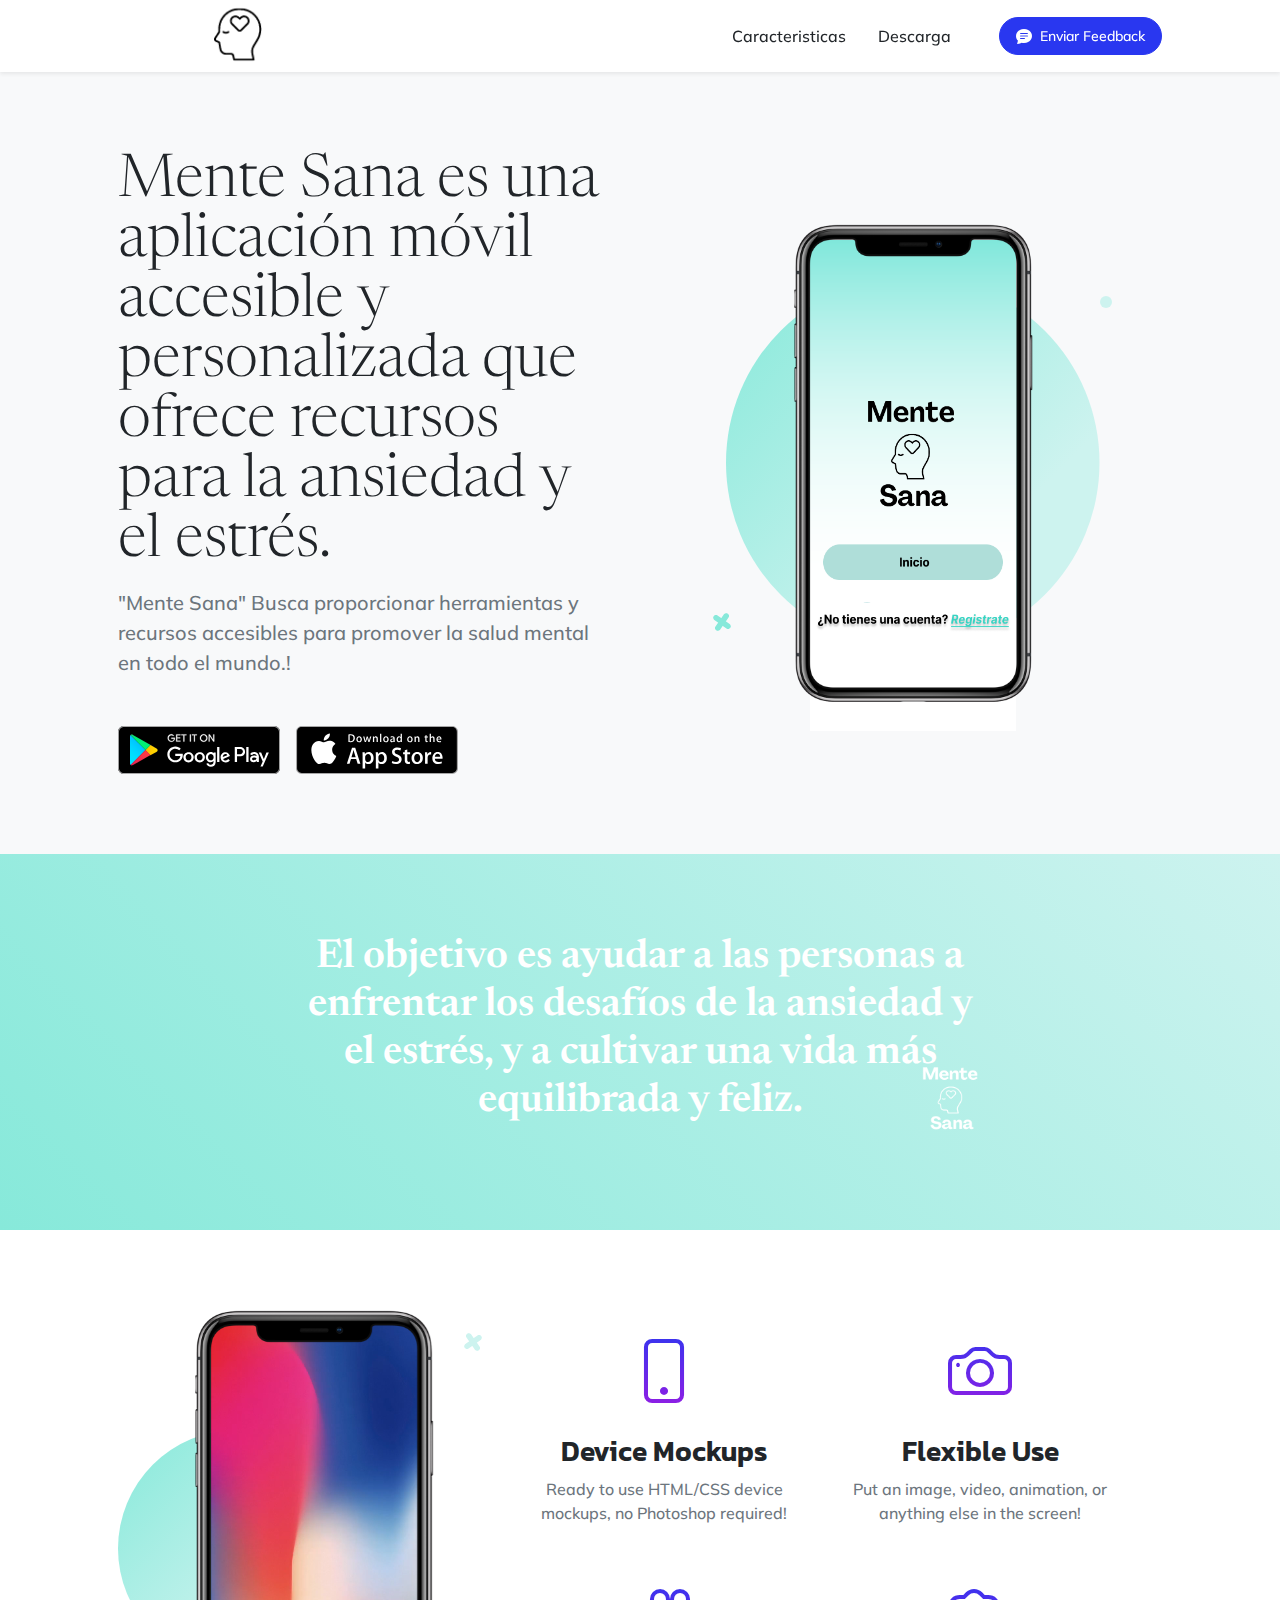
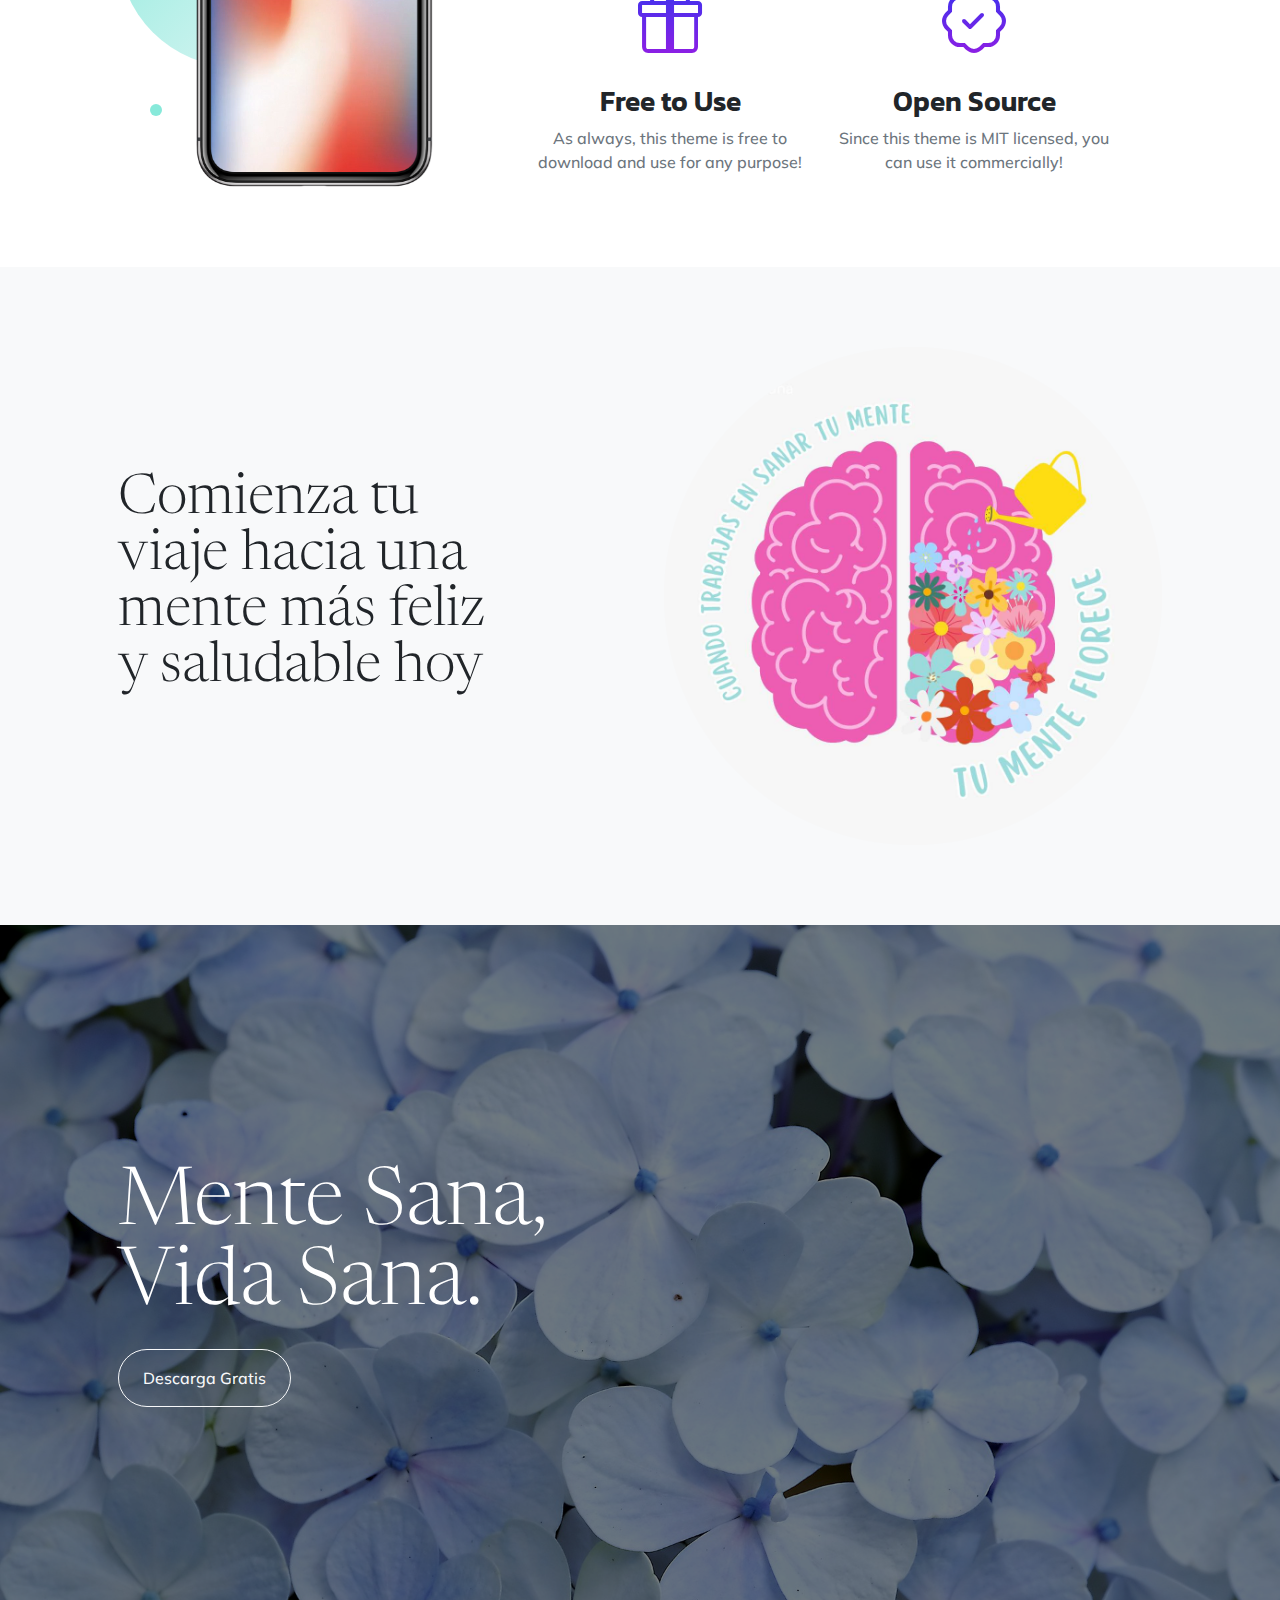
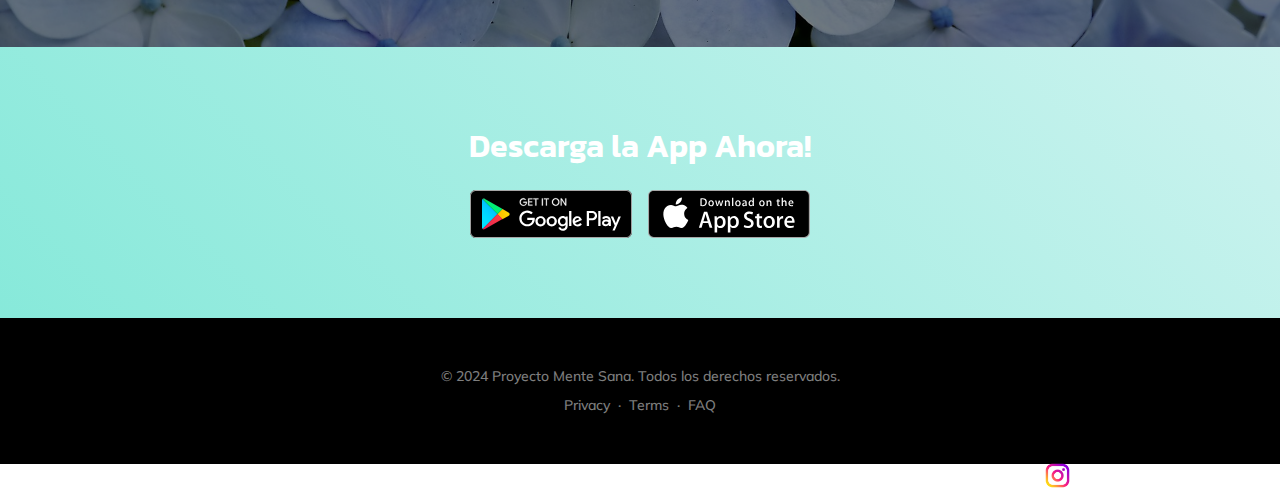
<file: Mente_Sana_4R/startbootstrap-new-age-gh-pages/index.html>
<!DOCTYPE html>
<html lang="en">
    <head>
        <meta charset="utf-8" />
        <meta name="viewport" content="width=device-width, initial-scale=1, shrink-to-fit=no" />
        <meta name="description" content="" />
        <meta name="author" content="" />
        <title>Mente Sana</title>
        <link rel="icon" type="image/x-icon" href="assets/favicon.ico" />
        <!-- Bootstrap icons-->
        <link href="https://cdn.jsdelivr.net/npm/bootstrap-icons@1.5.0/font/bootstrap-icons.css" rel="stylesheet" />
        <!-- Google fonts-->
        <link rel="preconnect" href="https://fonts.gstatic.com" />
        <link href="https://fonts.googleapis.com/css2?family=Newsreader:ital,wght@0,600;1,600&amp;display=swap" rel="stylesheet" />
        <link href="https://fonts.googleapis.com/css2?family=Mulish:ital,wght@0,300;0,500;0,600;0,700;1,300;1,500;1,600;1,700&amp;display=swap" rel="stylesheet" />
        <link href="https://fonts.googleapis.com/css2?family=Kanit:ital,wght@0,400;1,400&amp;display=swap" rel="stylesheet" />
        <!-- Core theme CSS (includes Bootstrap)-->
        <link href="css/styles.css" rel="stylesheet" />
    </head>
    <body id="page-top">
        <!-- Navigation-->
        <nav class="navbar navbar-expand-lg navbar-light fixed-top shadow-sm" id="mainNav">
            <div class="container px-5">
                <div class="navbar-container">
                    <img src="assets/img/2.png" alt="Sana" id="second" style="height:240px; width: 240px; top: -75px;">
                    <ul class="navbar-nav ms-auto me-4 my-3 my-lg-0">
                      </ul>
                  </div>
                <button class="navbar-toggler" type="button" data-bs-toggle="collapse" data-bs-target="#navbarResponsive" aria-controls="navbarResponsive" aria-expanded="false" aria-label="Toggle navigation">
                  Menu
                  <i class="bi-list"></i>
                </button>
                <div class="navbar-collapse" id="navbarResponsive">  <ul class="navbar-nav ms-auto me-4 my-3 my-lg-0">
                    <li class="nav-item"><a class="nav-link me-lg-3" href="#features">Caracteristicas</a></li>
                    <li class="nav-item"><a class="nav-link me-lg-3" href="#download">Descarga</a></li>
                  </ul>
                  <button class="btn btn-primary rounded-pill px-3 mb-2 mb-lg-0" data-bs-toggle="modal" data-bs-target="#feedbackModal">
                    <span class="d-flex align-items-center">
                      <i class="bi-chat-text-fill me-2"></i>
                      <span class="small">Enviar Feedback</span>
                    </span>
                  </button>
                </div>
              </div>
        </nav>
        <!-- Mashead header-->
        <header class="masthead">
            <div class="container px-5">
                <div class="row gx-5 align-items-center">
                    <div class="col-lg-6">
                        <!-- Mashead text and app badges-->
                        <div class="mb-5 mb-lg-0 text-center text-lg-start">
                            <h1 class="display-1 lh-1 mb-3">Mente Sana es una aplicación móvil accesible y personalizada que ofrece recursos para la ansiedad y el estrés.</h1>
                            <p class="lead fw-normal text-muted mb-5">"Mente Sana" Busca proporcionar herramientas y recursos accesibles para promover la salud mental en todo el mundo.!</p>
                            <div class="d-flex flex-column flex-lg-row align-items-center">
                                <a class="me-lg-3 mb-4 mb-lg-0" href="#!"><img class="app-badge" src="assets/img/google-play-badge.svg" alt="..." /></a>
                                <a href="#!"><img class="app-badge" src="assets/img/app-store-badge.svg" alt="..." /></a>
                            </div>
                        </div>
                    </div>
                    <div class="col-lg-6">
                        <!-- Masthead device mockup feature-->
                        <div class="masthead-device-mockup">
                            <svg class="circle" viewBox="0 0 100 100" xmlns="http://www.w3.org/2000/svg">
                                <defs>
                                    <linearGradient id="circleGradient" gradientTransform="rotate(45)">
                                        <stop class="gradient-start-color" offset="0%"></stop>
                                        <stop class="gradient-end-color" offset="100%"></stop>
                                    </linearGradient>
                                </defs>
                                <circle cx="50" cy="50" r="50"></circle></svg
                            ><svg class="shape-1 d-none d-sm-block" viewBox="0 0 240.83 240.83" xmlns="http://www.w3.org/2000/svg">
                                <rect x="-32.54" y="78.39" width="305.92" height="84.05" rx="42.03" transform="translate(120.42 -49.88) rotate(45)"></rect>
                                <rect x="-32.54" y="78.39" width="305.92" height="84.05" rx="42.03" transform="translate(-49.88 120.42) rotate(-45)"></rect></svg
                            ><svg class="shape-2 d-none d-sm-block" viewBox="0 0 100 100" xmlns="http://www.w3.org/2000/svg"><circle cx="50" cy="50" r="50"></circle></svg>
                            <div class="device-wrapper">
                                <div class="device" data-device="iPhoneX" data-orientation="portrait" data-color="black">
                                    <div class="screen bg-black">
                                        <!-- PUT CONTENTS HERE:-->
                                        <!-- * * This can be a video, image, or just about anything else.-->
                                        <!-- * * Set the max width of your media to 100% and the height to-->
                                        <!-- * * 100% like the demo example below.-->
                                        <!--<video muted="muted" autoplay="" loop="" style="max-width: 100%; height: 100%"><source src="assets/img/demo-screen.mp4" type="video/mp4" /></video>-->
                                        <img src="assets/img/Inicio.png" style="max-width: 100%; height: 110%"></img>
                                    </div>
                                </div>
                            </div>
                        </div>
                    </div>
                </div>
            </div>
        </header>
        <!-- Quote/testimonial aside-->
        <aside class="text-center bg-gradient-primary-to-secondary">
            <div class="container px-5">
                <div class="row gx-5 justify-content-center">
                    <div class="col-xl-8">
                        <div class="h2 fs-1 text-white mb-4">El objetivo es ayudar a las personas a enfrentar los desafíos de la ansiedad y el estrés, y a cultivar una vida más equilibrada y feliz.</div>
                        <img src="assets/img/logoBlanco.png" alt="..." style="height: 180px; position:absolute; width: 180px; top:1010px; left: 860px;" />
                    </div>
                </div>
            </div>
        </aside>
        <!-- App features section-->
        <section id="features">
            <div class="container px-5">
                <div class="row gx-5 align-items-center">
                    <div class="col-lg-8 order-lg-1 mb-5 mb-lg-0">
                        <div class="container-fluid px-5">
                            <div class="row gx-5">
                                <div class="col-md-6 mb-5">
                                    <!-- Feature item-->
                                    <div class="text-center">
                                        <i class="bi-phone icon-feature text-gradient d-block mb-3"></i>
                                        <h3 class="font-alt">Device Mockups</h3>
                                        <p class="text-muted mb-0">Ready to use HTML/CSS device mockups, no Photoshop required!</p>
                                    </div>
                                </div>
                                <div class="col-md-6 mb-5">
                                    <!-- Feature item-->
                                    <div class="text-center">
                                        <i class="bi-camera icon-feature text-gradient d-block mb-3"></i>
                                        <h3 class="font-alt">Flexible Use</h3>
                                        <p class="text-muted mb-0">Put an image, video, animation, or anything else in the screen!</p>
                                    </div>
                                </div>
                            </div>
                            <div class="row">
                                <div class="col-md-6 mb-5 mb-md-0">
                                    <!-- Feature item-->
                                    <div class="text-center">
                                        <i class="bi-gift icon-feature text-gradient d-block mb-3"></i>
                                        <h3 class="font-alt">Free to Use</h3>
                                        <p class="text-muted mb-0">As always, this theme is free to download and use for any purpose!</p>
                                    </div>
                                </div>
                                <div class="col-md-6">
                                    <!-- Feature item-->
                                    <div class="text-center">
                                        <i class="bi-patch-check icon-feature text-gradient d-block mb-3"></i>
                                        <h3 class="font-alt">Open Source</h3>
                                        <p class="text-muted mb-0">Since this theme is MIT licensed, you can use it commercially!</p>
                                    </div>
                                </div>
                            </div>
                        </div>
                    </div>
                    <div class="col-lg-4 order-lg-0">
                        <!-- Features section device mockup-->
                        <div class="features-device-mockup">
                            <svg class="circle" viewBox="0 0 100 100" xmlns="http://www.w3.org/2000/svg">
                                <defs>
                                    <linearGradient id="circleGradient" gradientTransform="rotate(45)">
                                        <stop class="gradient-start-color" offset="0%"></stop>
                                        <stop class="gradient-end-color" offset="100%"></stop>
                                    </linearGradient>
                                </defs>
                                <circle cx="50" cy="50" r="50"></circle></svg
                            ><svg class="shape-1 d-none d-sm-block" viewBox="0 0 240.83 240.83" xmlns="http://www.w3.org/2000/svg">
                                <rect x="-32.54" y="78.39" width="305.92" height="84.05" rx="42.03" transform="translate(120.42 -49.88) rotate(45)"></rect>
                                <rect x="-32.54" y="78.39" width="305.92" height="84.05" rx="42.03" transform="translate(-49.88 120.42) rotate(-45)"></rect></svg
                            ><svg class="shape-2 d-none d-sm-block" viewBox="0 0 100 100" xmlns="http://www.w3.org/2000/svg"><circle cx="50" cy="50" r="50"></circle></svg>
                            <div class="device-wrapper">
                                <div class="device" data-device="iPhoneX" data-orientation="portrait" data-color="black">
                                    <div class="screen bg-black">
                                        <!-- PUT CONTENTS HERE:-->
                                        <!-- * * This can be a video, image, or just about anything else.-->
                                        <!-- * * Set the max width of your media to 100% and the height to-->
                                        <!-- * * 100% like the demo example below.-->
                                        <video muted="muted" autoplay="" loop="" style="max-width: 100%; height: 100%"><source src="assets/img/demo-screen.mp4" type="video/mp4" /></video>
                                    </div>
                                </div>
                            </div>
                        </div>
                    </div>
                </div>
            </div>
        </section>
        <!-- Basic features section-->
        <section class="bg-light">
            <div class="container px-5">
                <div class="row gx-5 align-items-center justify-content-center justify-content-lg-between">
                    <div class="col-12 col-lg-5">
                        <h2 class="display-4 lh-1 mb-4">Comienza tu viaje hacia una mente más feliz y saludable hoy</h2>
                        <p class="lead fw-normal text-muted mb-5 mb-lg-0"></p>
                    </div>
                    <div class="col-sm-8 col-md-6">
                        <div class="px-5 px-sm-0"><img class="img-fluid rounded-circle" src="../startbootstrap-new-age-gh-pages/assets/img/Creativo.jpg" alt="..." /></div>
                    </div>
                </div>
            </div>
        </section>
        <!-- Call to action section-->
        <section class="cta">
            <div class="cta-content">
                <div class="container px-5">
                    <h2 class="text-white display-1 lh-1 mb-4">
                        Mente Sana,
                        <br />
                        Vida Sana.
                    </h2>
                    <a class="btn btn-outline-light py-3 px-4 rounded-pill" href="https://www.instagram.com/menntesanamx?igsh=MTNkMWc5eDR3amN6Zg==" target="_blank">Descarga Gratis</a>
                </div>
            </div>
        </section>
        <!-- App badge section-->
        <section class="bg-gradient-primary-to-secondary" id="download">
            <div class="container px-5">
                <h2 class="text-center text-white font-alt mb-4">Descarga la App Ahora!</h2>
                <div class="d-flex flex-column flex-lg-row align-items-center justify-content-center">
                    <a class="me-lg-3 mb-4 mb-lg-0" href="#!"><img class="app-badge" src="assets/img/google-play-badge.svg" alt="..." /></a>
                    <a href="#!"><img class="app-badge" src="assets/img/app-store-badge.svg" alt="..." /></a>
                </div>
            </div>
        </section>
        <!-- Footer-->
        <footer class="bg-black text-center py-5">
            <div class="container px-5">
                <div class="text-white-50 small">
                    <div class="mb-2">&copy; 2024 Proyecto Mente Sana. Todos los derechos reservados.</div>
                    <a href="#!">Privacy</a>
                    <span class="mx-1">&middot;</span>
                    <a href="#!">Terms</a>
                    <span class="mx-1">&middot;</span>
                    <a href="#!">FAQ</a>
                    <a href="https://www.instagram.com/menntesanamx?igsh=MTNkMWc5eDR3amN6Zg==" target="_blank">
                        <img src="assets/img/instagram (1).png" alt="" style="height: 35px; position:absolute; width: 35px; top: 3658px; left: 1040px;">
                    </a>
                </div>
            </div>
        </footer>
        <!-- Feedback Modal-->
        <div class="modal fade" id="feedbackModal" tabindex="-1" aria-labelledby="feedbackModalLabel" aria-hidden="true">
            <div class="modal-dialog modal-dialog-centered">
                <div class="modal-content">
                    <div class="modal-header bg-gradient-primary-to-secondary p-4">
                        <h5 class="modal-title font-alt text-white" id="feedbackModalLabel">Enviar feedback</h5>
                        <button class="btn-close btn-close-white" type="button" data-bs-dismiss="modal" aria-label="Close"></button>
                    </div>
                    <div class="modal-body border-0 p-4">
                        <!-- * * * * * * * * * * * * * * *-->
                        <!-- * * SB Forms Contact Form * *-->
                        <!-- * * * * * * * * * * * * * * *-->
                        <!-- This form is pre-integrated with SB Forms.-->
                        <!-- To make this form functional, sign up at-->
                        <!-- https://startbootstrap.com/solution/contact-forms-->
                        <!-- to get an API token!-->
                        <form id="contactForm" data-sb-form-api-token="API_TOKEN">
                            <!-- Name input-->
                            <div class="form-floating mb-3">
                                <input class="form-control" id="name" type="text" placeholder="Enter your name..." data-sb-validations="required" />
                                <label for="name">Nombre Completo</label>
                                <div class="invalid-feedback" data-sb-feedback="name:required">A name is required.</div>
                            </div>
                            <!-- Email address input-->
                            <div class="form-floating mb-3">
                                <input class="form-control" id="email" type="email" placeholder="name@example.com" data-sb-validations="required,email" />
                                <label for="email">Dirección De Correo Electrónico</label>
                                <div class="invalid-feedback" data-sb-feedback="email:required">An email is required.</div>
                                <div class="invalid-feedback" data-sb-feedback="email:email">Email is not valid.</div>
                            </div>
                            <!-- Phone number input-->
                            <div class="form-floating mb-3">
                                <input class="form-control" id="phone" type="tel" placeholder="(123) 456-7890" data-sb-validations="required" />
                                <label for="phone">Número De Telefono</label>
                                <div class="invalid-feedback" data-sb-feedback="phone:required">A phone number is required.</div>
                            </div>
                            <!-- Message input-->
                            <div class="form-floating mb-3">
                                <textarea class="form-control" id="message" type="text" placeholder="Enter your message here..." style="height: 10rem" data-sb-validations="required"></textarea>
                                <label for="message">Mensaje</label>
                                <div class="invalid-feedback" data-sb-feedback="message:required">A message is required.</div>
                            </div>
                            <!-- Submit success message-->
                            <!---->
                            <!-- This is what your users will see when the form-->
                            <!-- has successfully submitted-->
                            <div class="d-none" id="submitSuccessMessage">
                                <div class="text-center mb-3">
                                    <div class="fw-bolder">Feedback Enviado!</div>
                                    <br />
                                  <!--  <a href="https://startbootstrap.com/solution/contact-forms">https://startbootstrap.com/solution/contact-forms</a>-->
                                </div>
                            </div>
                            <!-- Submit error message-->
                            <!---->
                            <!-- This is what your users will see when there is-->
                            <!-- an error submitting the form-->
                            <div class="d-none" id="submitErrorMessage"><div class="text-center text-danger mb-3">Error sending message!</div></div>
                            <!-- Submit Button-->
                            <div class="d-grid"><button class="btn btn-primary rounded-pill btn-lg disabled" id="submitButton" type="submit">Enviar</button></div>
                        </form>
                    </div>
                </div>
            </div>
        </div>
        <!-- Bootstrap core JS-->
        <script src="https://cdn.jsdelivr.net/npm/bootstrap@5.2.3/dist/js/bootstrap.bundle.min.js"></script>
        <!-- Core theme JS-->
        <script src="js/scripts.js"></script>
        <!-- * * * * * * * * * * * * * * * * * * * * * * * * * * * * * * * * * * * * * * * *-->
        <!-- * *                               SB Forms JS                               * *-->
        <!-- * * Activate your form at https://startbootstrap.com/solution/contact-forms * *-->
        <!-- * * * * * * * * * * * * * * * * * * * * * * * * * * * * * * * * * * * * * * * *-->
        <script src="https://cdn.startbootstrap.com/sb-forms-latest.js"></script>
    </body>
</html>
</file>
